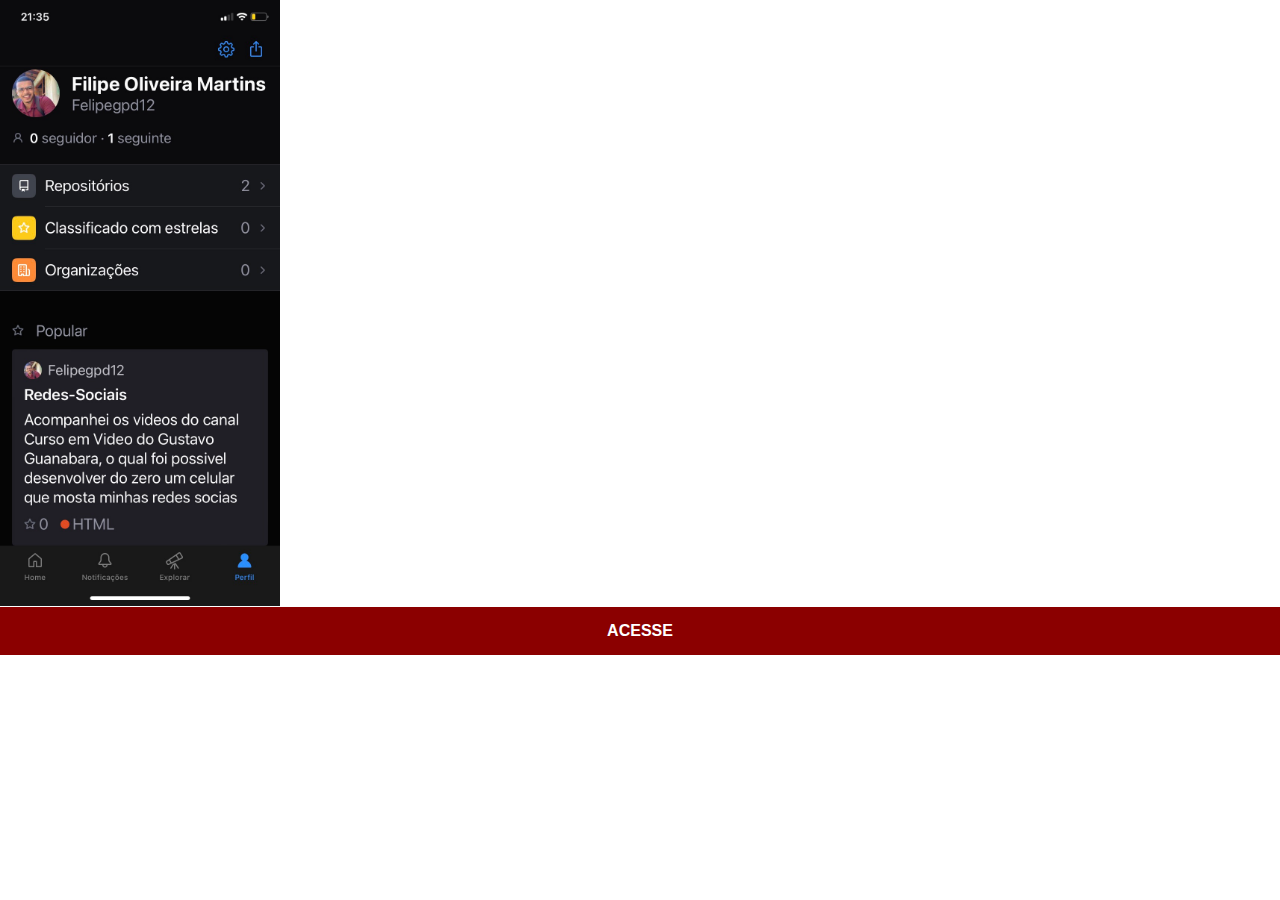
<file: github.html>
<!DOCTYPE html>
<html lang="PT-BR">
<head>
    <meta charset="UTF-8">
    <meta http-equiv="X-UA-Compatible" content="IE=edge">
    <meta name="viewport" content="width=device-width, initial-scale=1.0">
    <title>Github</title>
</head>
<link rel="stylesheet" href="estilos-social/style.css">

<body>
    <img src="imagens/tela-do-github.jpg" alt="github">
    <a href="https://github.com/Felipegpd12?tab=repositories" target="_blank">ACESSE</a>
</body>
</html>
</file>
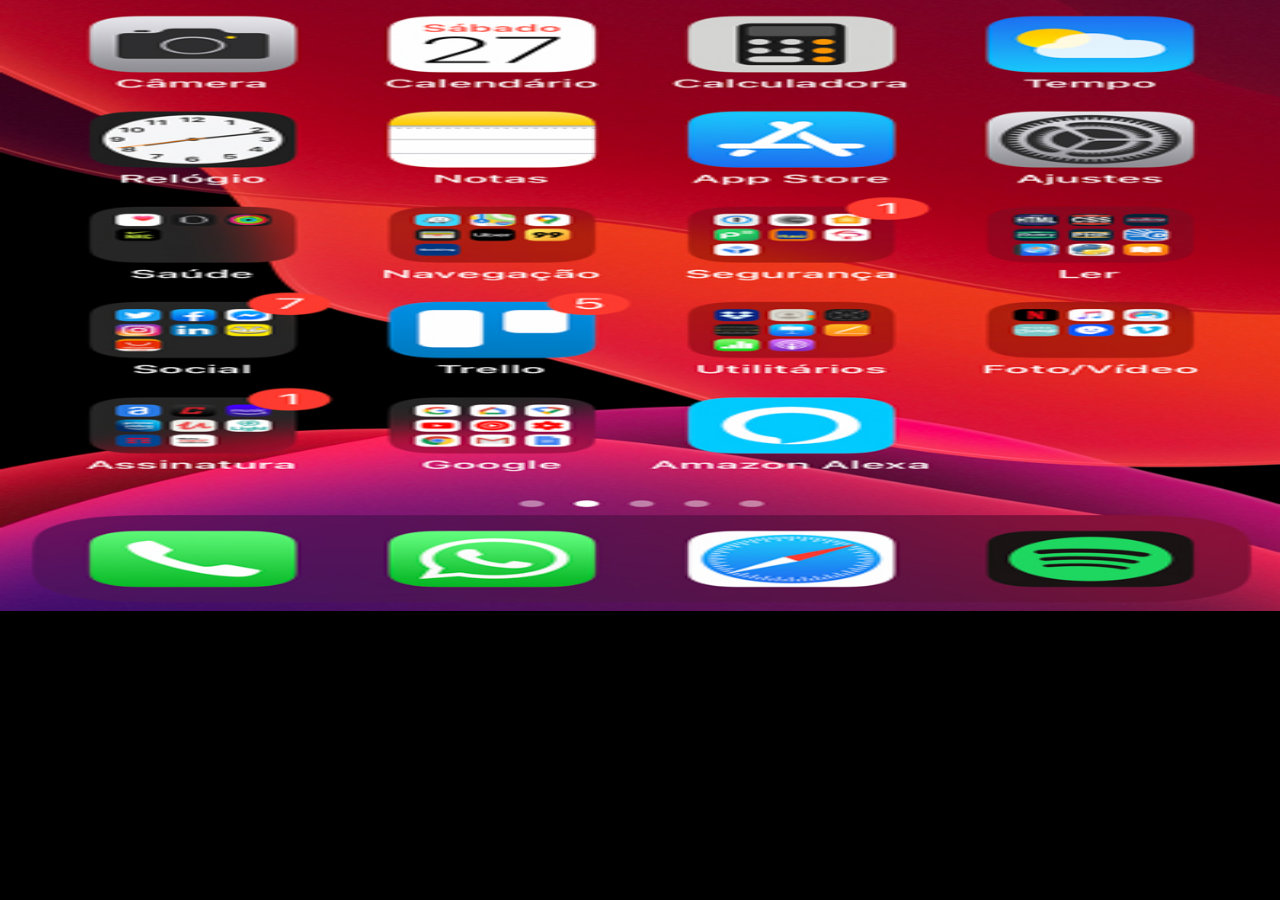
<file: home.html>
<!DOCTYPE html>
<html lang="PT-BR">
<head>
    <meta charset="UTF-8">
    <meta http-equiv="X-UA-Compatible" content="IE=edge">
    <meta name="viewport" content="width=device-width, initial-scale=1.0">
    <title>Home</title>
</head>

<style>
    *{
        margin:0px;
        padding: 0px;
    }
    body{
        
        
        background-color: black;
       
    }

    img{
        width: 100vw;
        height: 611px;
    }
</style>
<body>
    <img src="imagens/tela-home.jpg" alt="home">
</body>
</html>
</file>
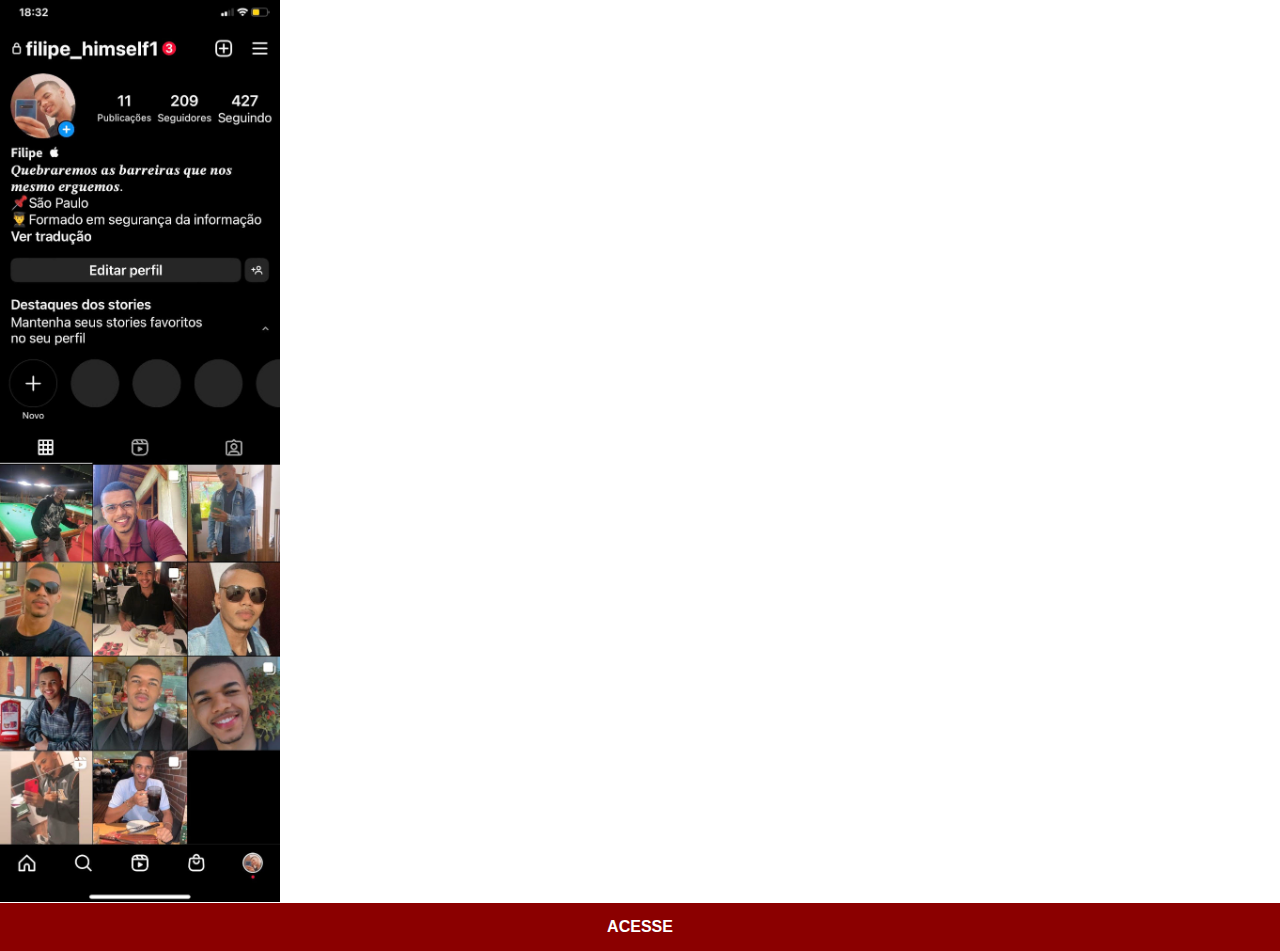
<file: instagra.html>
<!DOCTYPE html>
<html lang="PT-BR">
<head>
    <meta charset="UTF-8">
    <meta http-equiv="X-UA-Compatible" content="IE=edge">
    <meta name="viewport" content="width=device-width, initial-scale=1.0">
    <title>Instagram</title>
</head>
<link rel="stylesheet" href="estilos-social/style.css">
<body>
    <img src="imagens/tela-do-intsagram1.jpg" alt="instagram">
    <a href="https://instagram.com/filipe_himself1?igshid=YmMyMTA2M2Y=" target="_blank">ACESSE</a>
</body>
</html>
</file>
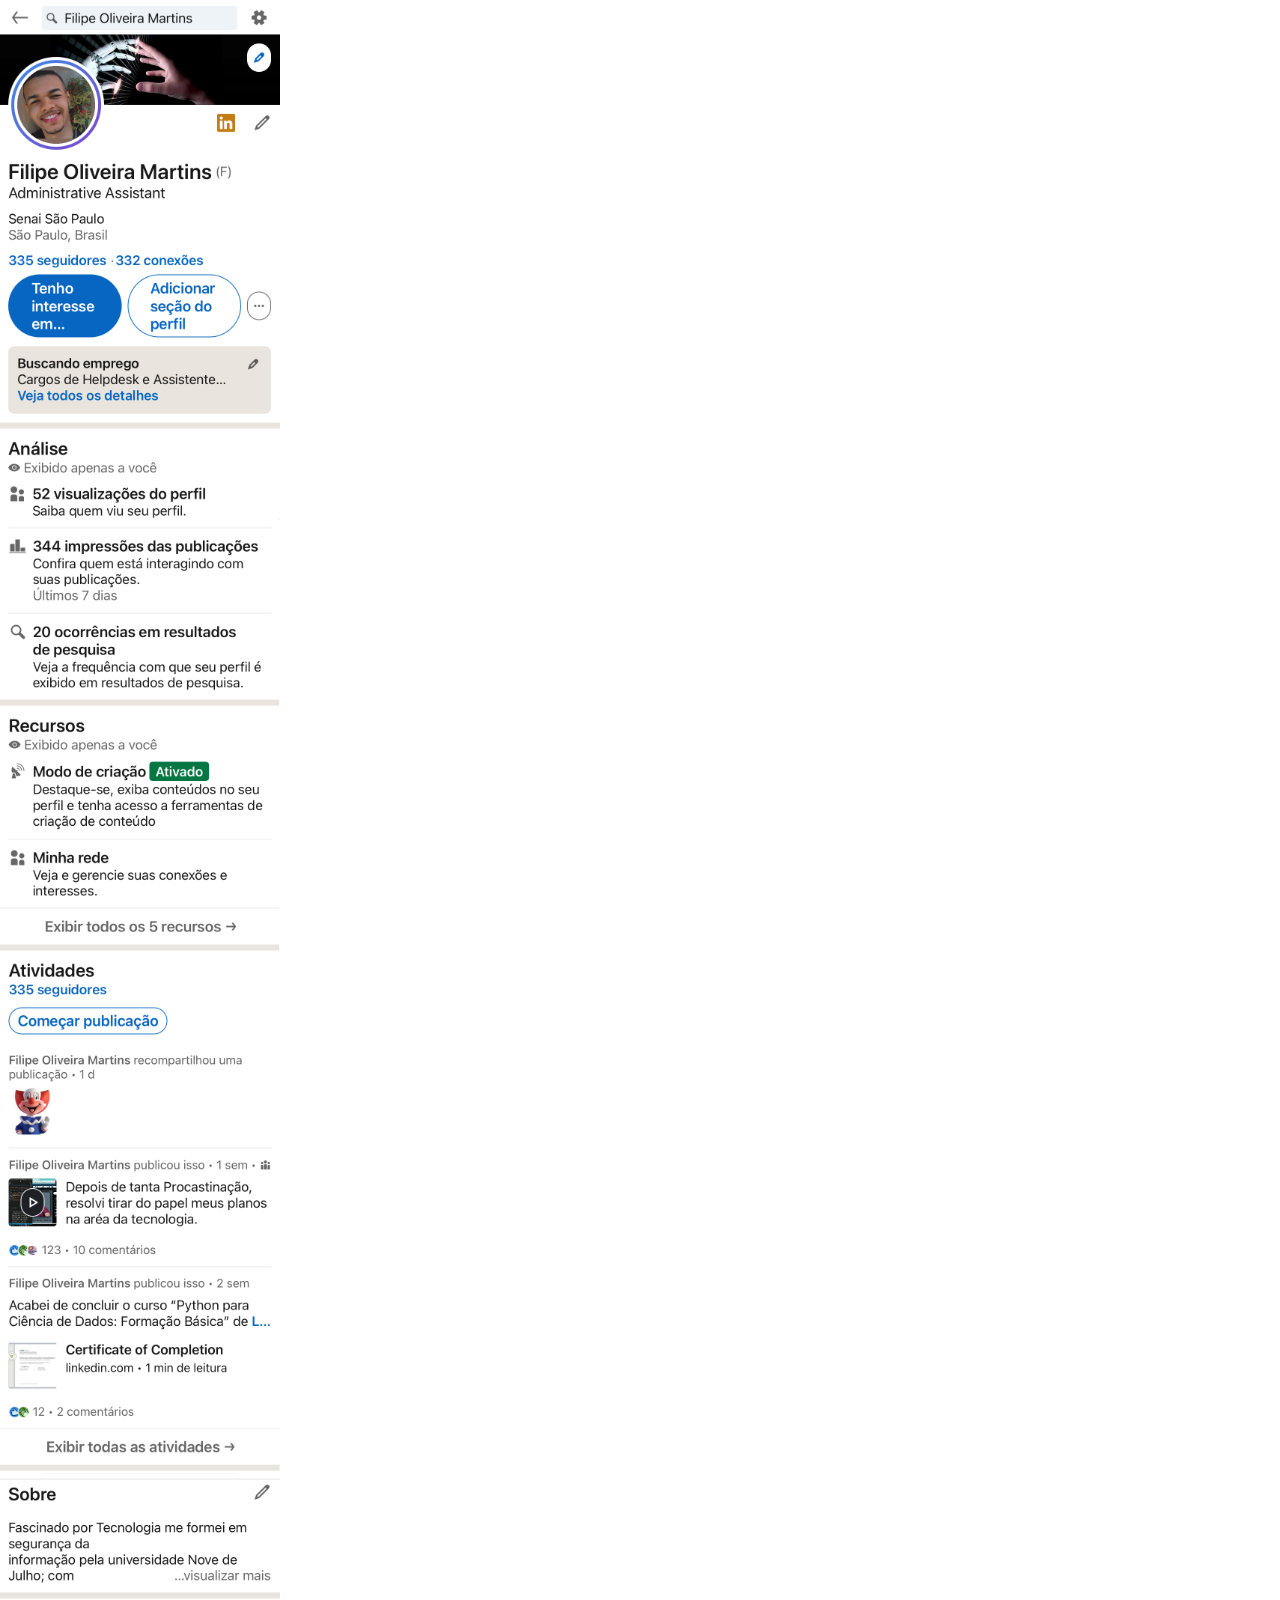
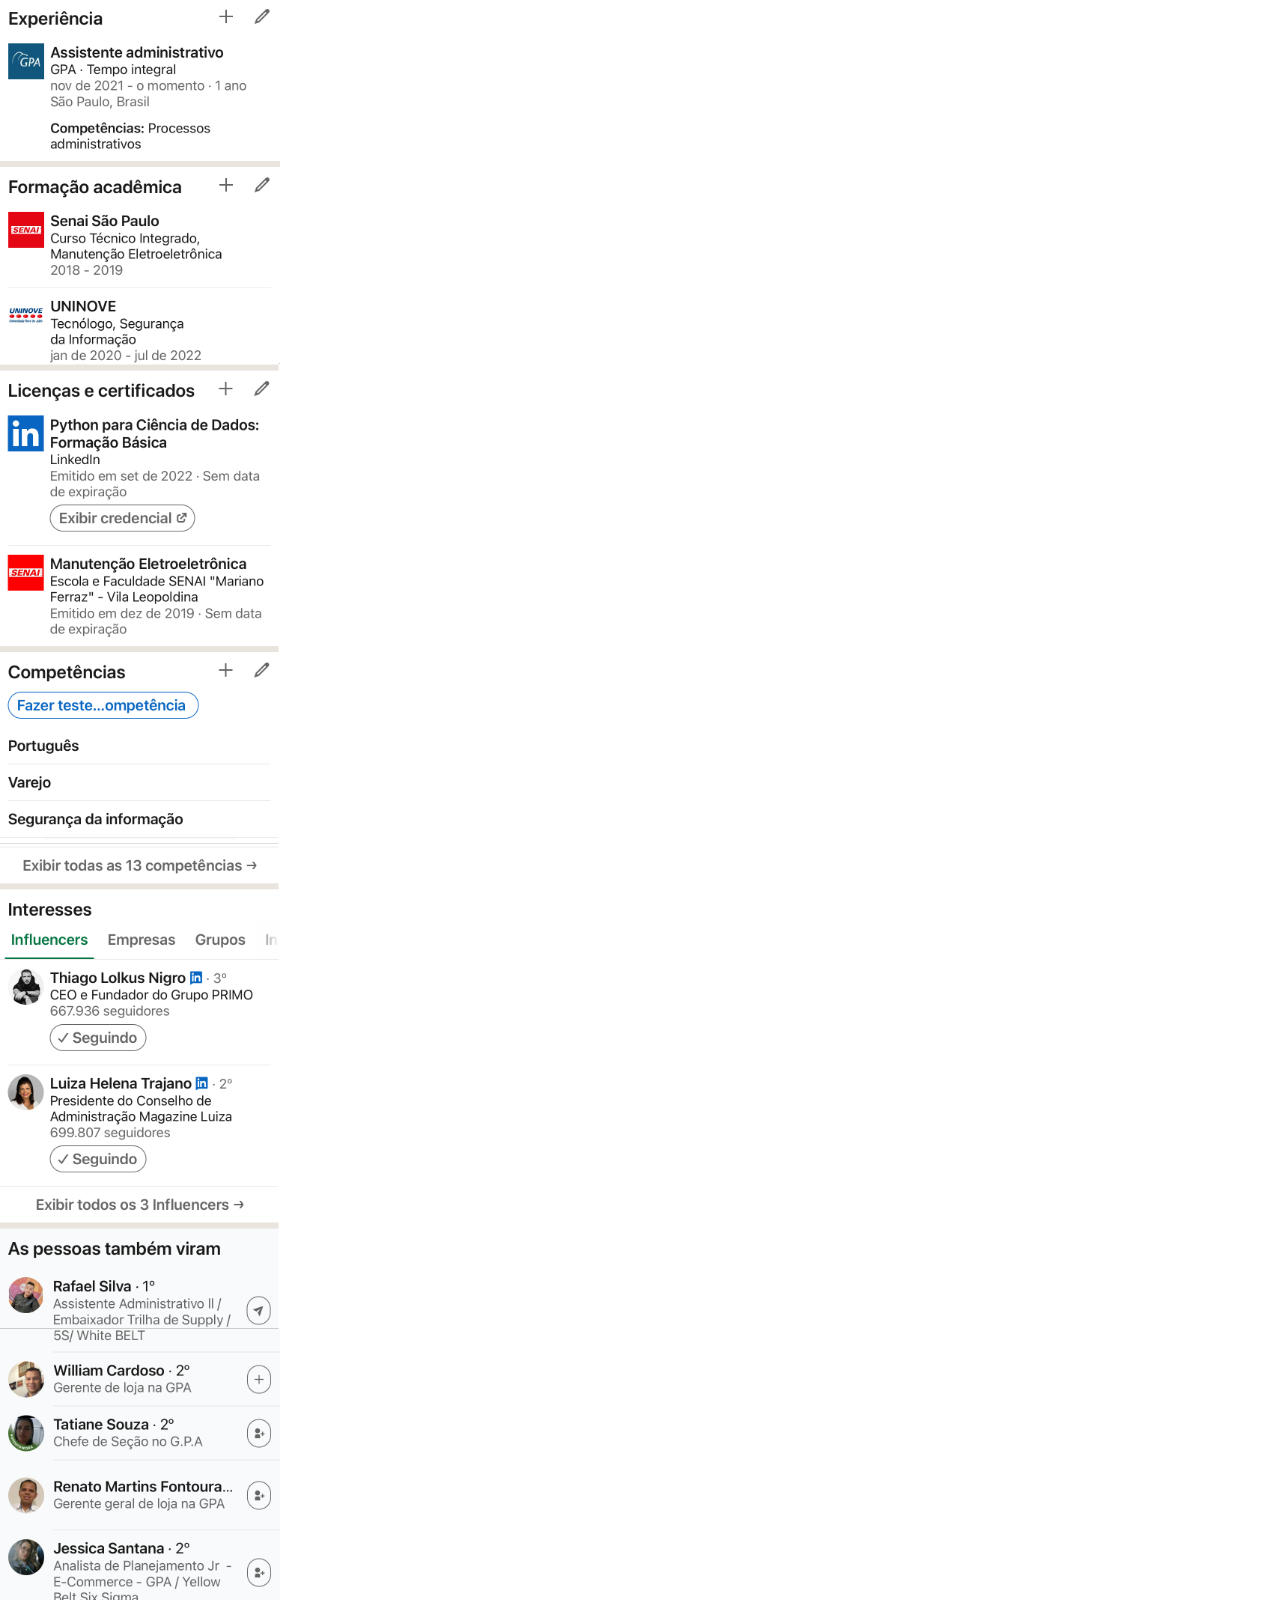
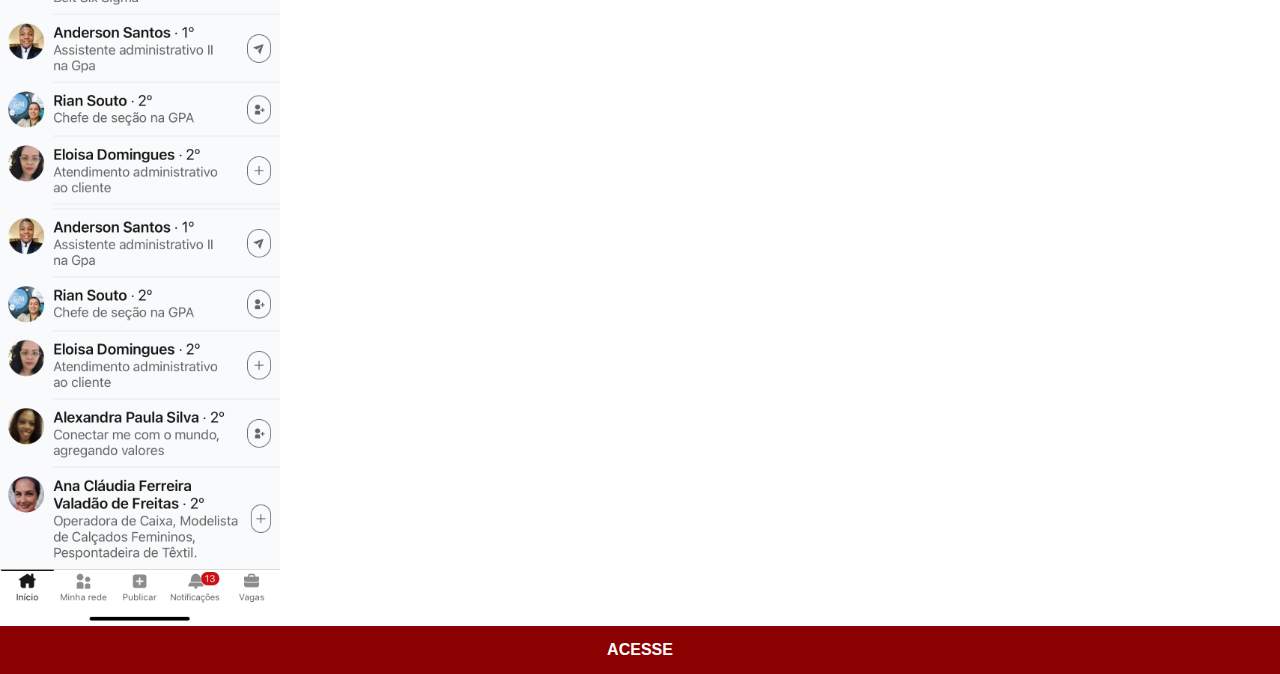
<file: linkedin.html>
<!DOCTYPE html>
<html lang="PT-BR">
<head>
    <meta charset="UTF-8">
    <meta http-equiv="X-UA-Compatible" content="IE=edge">
    <meta name="viewport" content="width=device-width, initial-scale=1.0">
    <title>Linkedin</title>
</head>
<link rel="stylesheet" href="estilos-social/style.css">
<body>
    <img src="imagens/tela-do-linkedin.PNG" alt="linkedin">
    <a href="https://www.linkedin.com/in/filipe-oliveira-martins-578b62174/" target="_blank">ACESSE</a>
</body>
</html>
</file>
<file: estilos-social/style.css>
@charset "UTF-8";

    *{
    margin: 0px;
    padding: 0px;
    font-family: Arial, Helvetica, sans-serif;
    }
    ::-webkit-scrollbar{
        width: 0px;
        height: 0px;
    }

    img{
        width: 280px;
        margin-bottom: -3px;
    }
    a {
        display: block;
        background-color: darkred;
        color:white;
        text-align: center;
        font-weight: bolder;
        text-decoration: none;
        padding: 15px;
    }
    a:hover{
        background-color: red;
    }
</file>
